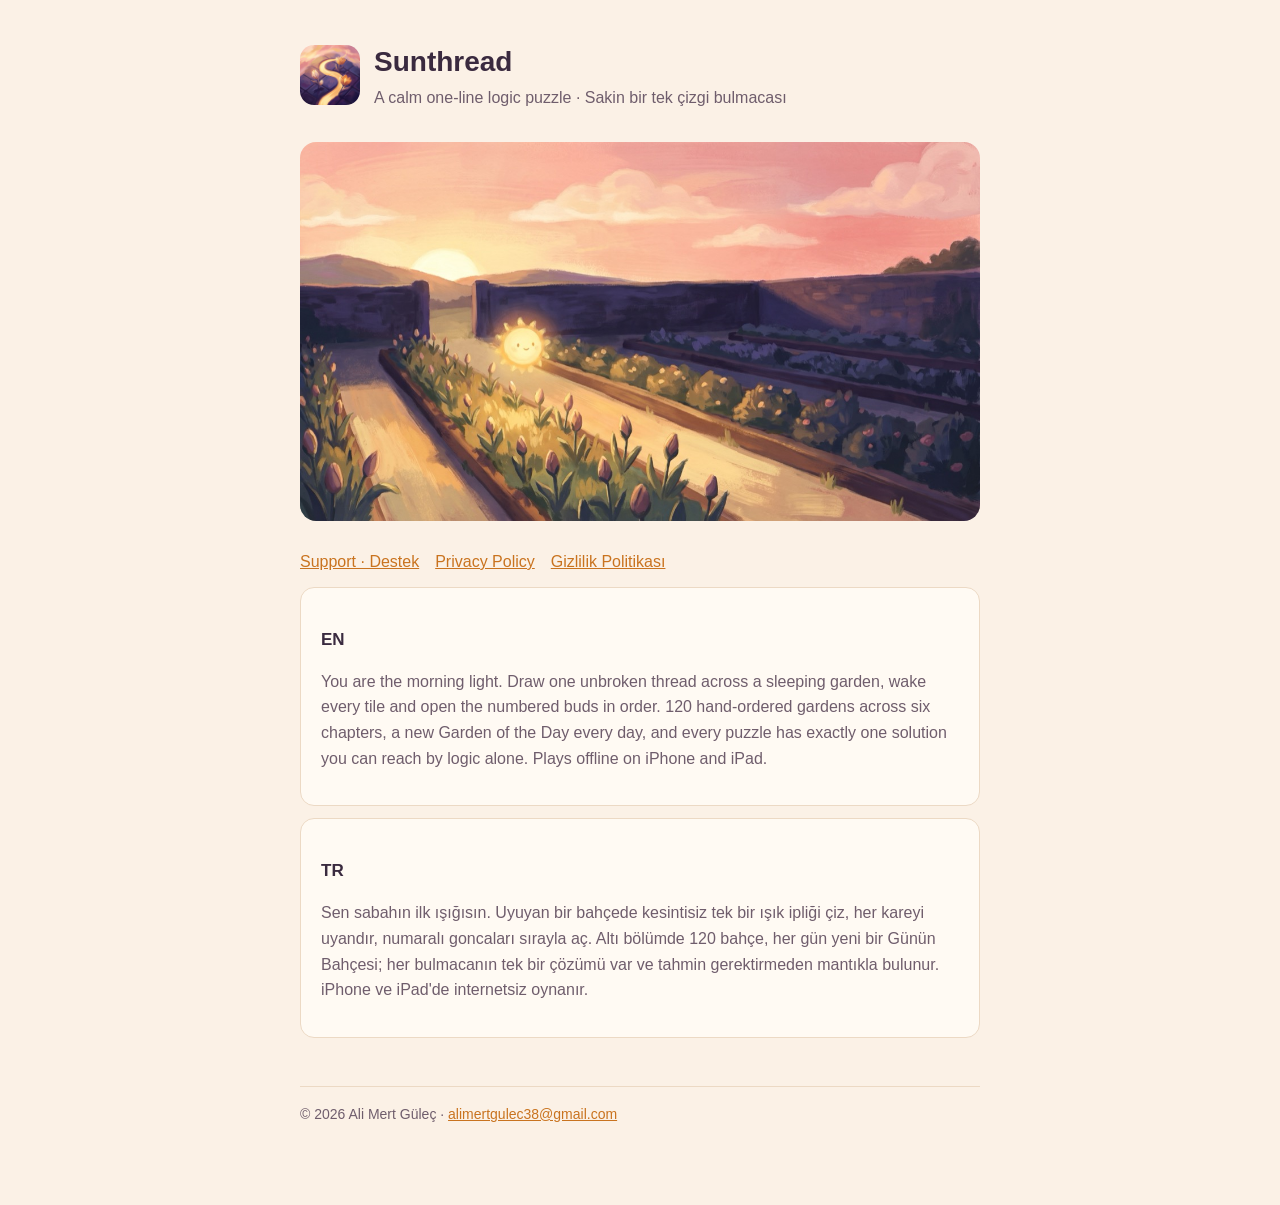
<file: index.html>
<!doctype html><html lang="en"><head><meta charset="utf-8"><meta name="viewport" content="width=device-width,initial-scale=1"><title>Sunthread — One Line Puzzle</title><link rel="stylesheet" href="style.css"><link rel="icon" href="icon.png"></head><body><div class="wrap">
<header><img src="icon.png" alt=""><div><h1>Sunthread</h1><p style="margin:0">A calm one-line logic puzzle · Sakin bir tek çizgi bulmacası</p></div></header>
<img class="hero" src="hero.jpg" alt="Sunthread">
<nav><a href="support.html">Support · Destek</a><a href="privacy.html">Privacy Policy</a><a href="privacy-tr.html">Gizlilik Politikası</a></nav>
<div class="card"><h3>EN</h3><p>You are the morning light. Draw one unbroken thread across a sleeping garden, wake every tile and open the numbered buds in order. 120 hand-ordered gardens across six chapters, a new Garden of the Day every day, and every puzzle has exactly one solution you can reach by logic alone. Plays offline on iPhone and iPad.</p></div>
<div class="card"><h3>TR</h3><p>Sen sabahın ilk ışığısın. Uyuyan bir bahçede kesintisiz tek bir ışık ipliği çiz, her kareyi uyandır, numaralı goncaları sırayla aç. Altı bölümde 120 bahçe, her gün yeni bir Günün Bahçesi; her bulmacanın tek bir çözümü var ve tahmin gerektirmeden mantıkla bulunur. iPhone ve iPad'de internetsiz oynanır.</p></div>
<footer>© 2026 Ali Mert Güleç · <a href="mailto:alimertgulec38@gmail.com">alimertgulec38@gmail.com</a></footer>
</div></body></html>
</file>
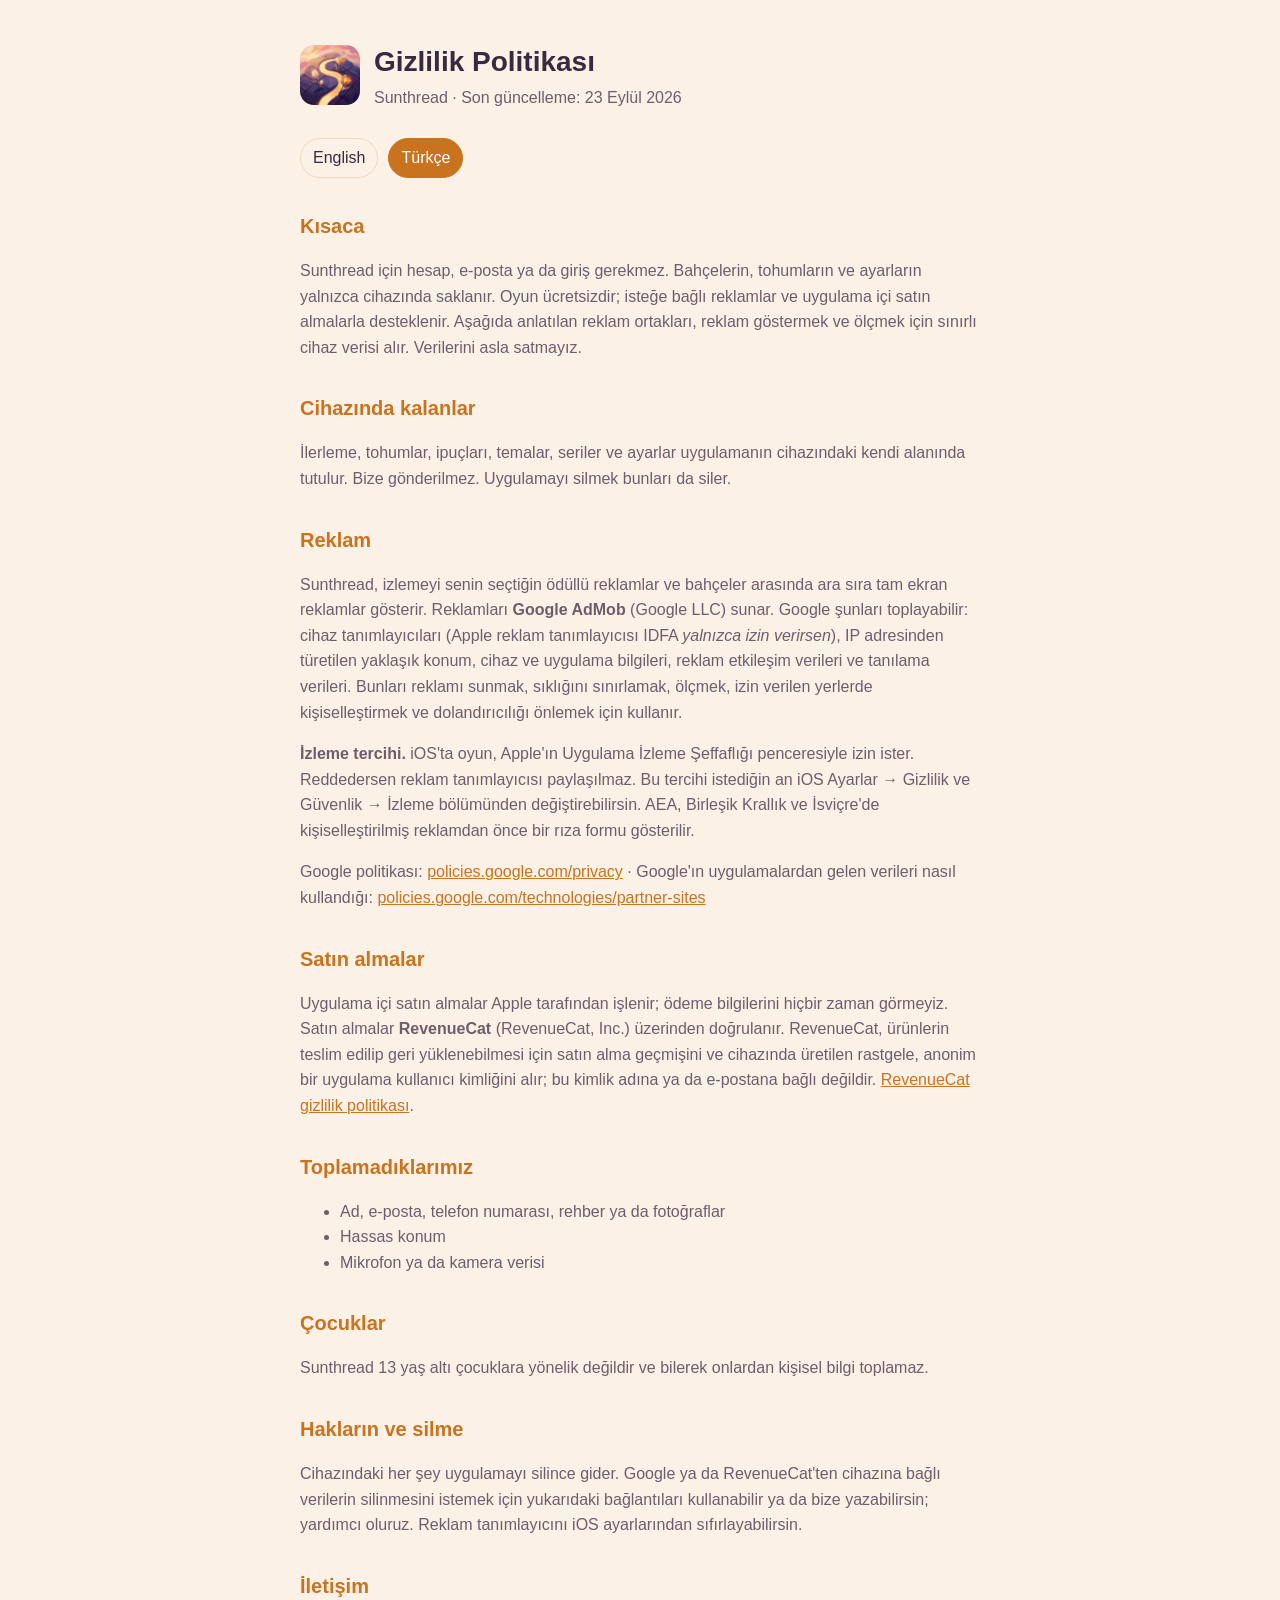
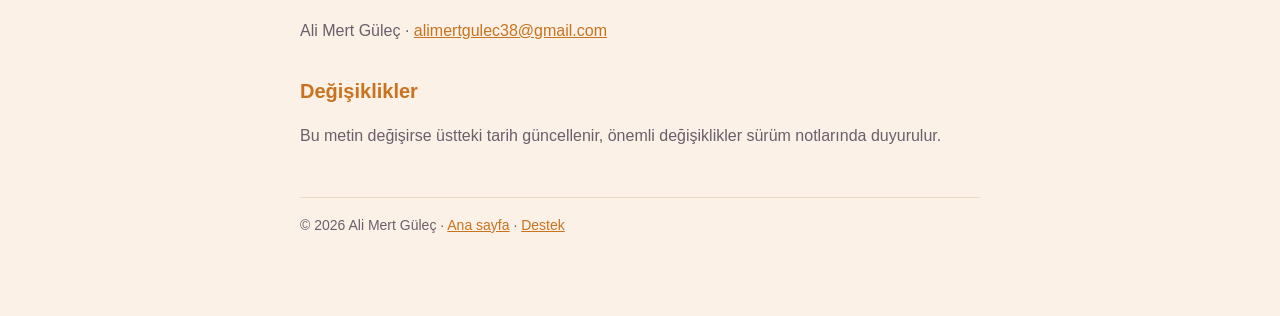
<file: privacy-tr.html>
<!doctype html><html lang="tr"><head><meta charset="utf-8"><meta name="viewport" content="width=device-width,initial-scale=1"><title>Sunthread — Gizlilik Politikası</title><link rel="stylesheet" href="style.css"><link rel="icon" href="icon.png"></head><body><div class="wrap">
<header><img src="icon.png" alt=""><div><h1>Gizlilik Politikası</h1><p style="margin:0">Sunthread · Son güncelleme: 23 Eylül 2026</p></div></header>
<div class="lang"><a href="privacy.html">English</a><a class="on" href="privacy-tr.html">Türkçe</a></div>
<h2>Kısaca</h2>
<p>Sunthread için hesap, e-posta ya da giriş gerekmez. Bahçelerin, tohumların ve ayarların yalnızca cihazında saklanır. Oyun ücretsizdir; isteğe bağlı reklamlar ve uygulama içi satın almalarla desteklenir. Aşağıda anlatılan reklam ortakları, reklam göstermek ve ölçmek için sınırlı cihaz verisi alır. Verilerini asla satmayız.</p>
<h2>Cihazında kalanlar</h2>
<p>İlerleme, tohumlar, ipuçları, temalar, seriler ve ayarlar uygulamanın cihazındaki kendi alanında tutulur. Bize gönderilmez. Uygulamayı silmek bunları da siler.</p>
<h2>Reklam</h2>
<p>Sunthread, izlemeyi senin seçtiğin ödüllü reklamlar ve bahçeler arasında ara sıra tam ekran reklamlar gösterir. Reklamları <strong>Google AdMob</strong> (Google LLC) sunar. Google şunları toplayabilir: cihaz tanımlayıcıları (Apple reklam tanımlayıcısı IDFA <em>yalnızca izin verirsen</em>), IP adresinden türetilen yaklaşık konum, cihaz ve uygulama bilgileri, reklam etkileşim verileri ve tanılama verileri. Bunları reklamı sunmak, sıklığını sınırlamak, ölçmek, izin verilen yerlerde kişiselleştirmek ve dolandırıcılığı önlemek için kullanır.</p>
<p><strong>İzleme tercihi.</strong> iOS'ta oyun, Apple'ın Uygulama İzleme Şeffaflığı penceresiyle izin ister. Reddedersen reklam tanımlayıcısı paylaşılmaz. Bu tercihi istediğin an iOS Ayarlar → Gizlilik ve Güvenlik → İzleme bölümünden değiştirebilirsin. AEA, Birleşik Krallık ve İsviçre'de kişiselleştirilmiş reklamdan önce bir rıza formu gösterilir.</p>
<p>Google politikası: <a href="https://policies.google.com/privacy">policies.google.com/privacy</a> · Google'ın uygulamalardan gelen verileri nasıl kullandığı: <a href="https://policies.google.com/technologies/partner-sites">policies.google.com/technologies/partner-sites</a></p>
<h2>Satın almalar</h2>
<p>Uygulama içi satın almalar Apple tarafından işlenir; ödeme bilgilerini hiçbir zaman görmeyiz. Satın almalar <strong>RevenueCat</strong> (RevenueCat, Inc.) üzerinden doğrulanır. RevenueCat, ürünlerin teslim edilip geri yüklenebilmesi için satın alma geçmişini ve cihazında üretilen rastgele, anonim bir uygulama kullanıcı kimliğini alır; bu kimlik adına ya da e-postana bağlı değildir. <a href="https://www.revenuecat.com/privacy">RevenueCat gizlilik politikası</a>.</p>
<h2>Toplamadıklarımız</h2>
<ul><li>Ad, e-posta, telefon numarası, rehber ya da fotoğraflar</li><li>Hassas konum</li><li>Mikrofon ya da kamera verisi</li></ul>
<h2>Çocuklar</h2>
<p>Sunthread 13 yaş altı çocuklara yönelik değildir ve bilerek onlardan kişisel bilgi toplamaz.</p>
<h2>Hakların ve silme</h2>
<p>Cihazındaki her şey uygulamayı silince gider. Google ya da RevenueCat'ten cihazına bağlı verilerin silinmesini istemek için yukarıdaki bağlantıları kullanabilir ya da bize yazabilirsin; yardımcı oluruz. Reklam tanımlayıcını iOS ayarlarından sıfırlayabilirsin.</p>
<h2>İletişim</h2>
<p>Ali Mert Güleç · <a href="mailto:alimertgulec38@gmail.com">alimertgulec38@gmail.com</a></p>
<h2>Değişiklikler</h2>
<p>Bu metin değişirse üstteki tarih güncellenir, önemli değişiklikler sürüm notlarında duyurulur.</p>
<footer>© 2026 Ali Mert Güleç · <a href="index.html">Ana sayfa</a> · <a href="support.html">Destek</a></footer>
</div></body></html>
</file>
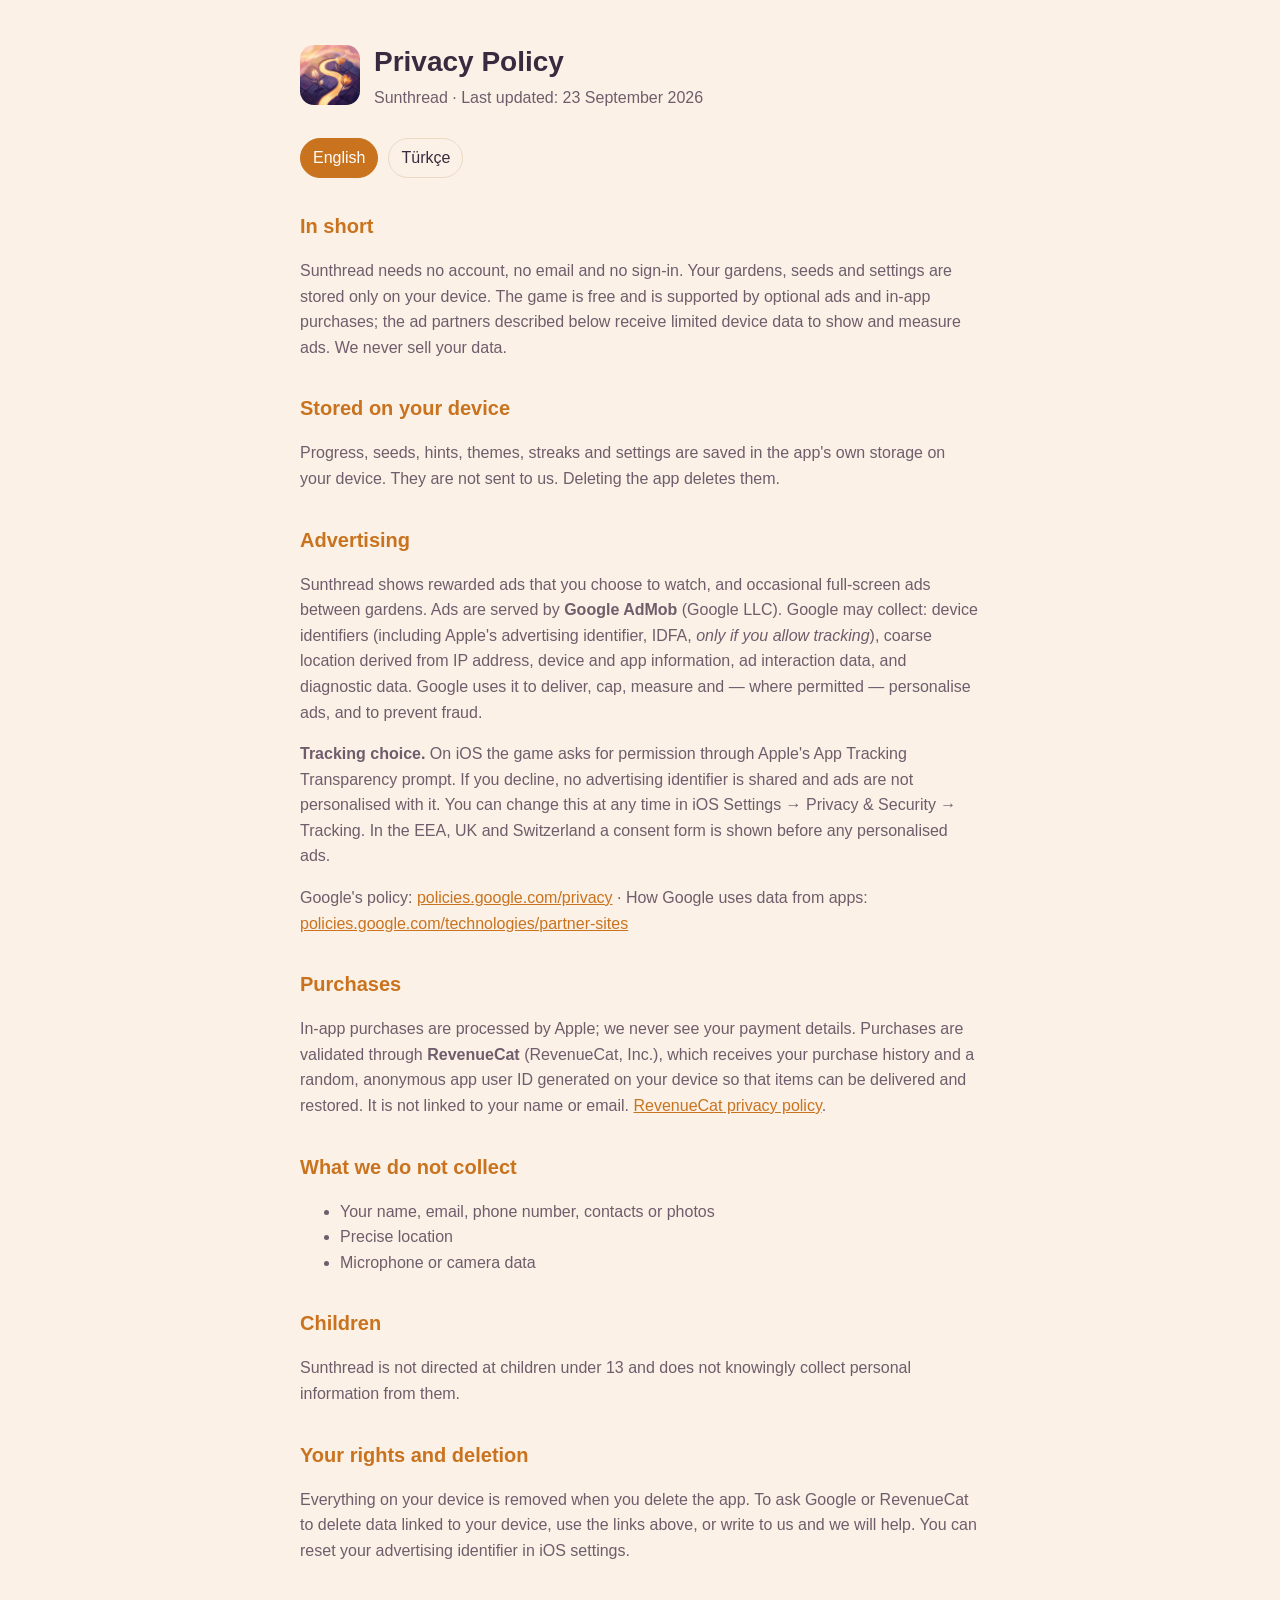
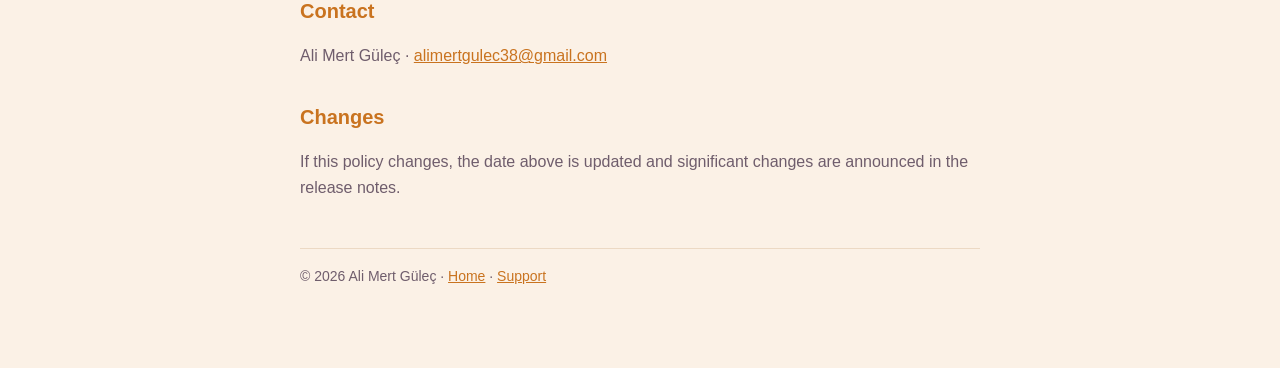
<file: privacy.html>
<!doctype html><html lang="en"><head><meta charset="utf-8"><meta name="viewport" content="width=device-width,initial-scale=1"><title>Sunthread — Privacy Policy</title><link rel="stylesheet" href="style.css"><link rel="icon" href="icon.png"></head><body><div class="wrap">
<header><img src="icon.png" alt=""><div><h1>Privacy Policy</h1><p style="margin:0">Sunthread · Last updated: 23 September 2026</p></div></header>
<div class="lang"><a class="on" href="privacy.html">English</a><a href="privacy-tr.html">Türkçe</a></div>
<h2>In short</h2>
<p>Sunthread needs no account, no email and no sign-in. Your gardens, seeds and settings are stored only on your device. The game is free and is supported by optional ads and in-app purchases; the ad partners described below receive limited device data to show and measure ads. We never sell your data.</p>
<h2>Stored on your device</h2>
<p>Progress, seeds, hints, themes, streaks and settings are saved in the app's own storage on your device. They are not sent to us. Deleting the app deletes them.</p>
<h2>Advertising</h2>
<p>Sunthread shows rewarded ads that you choose to watch, and occasional full-screen ads between gardens. Ads are served by <strong>Google AdMob</strong> (Google LLC). Google may collect: device identifiers (including Apple's advertising identifier, IDFA, <em>only if you allow tracking</em>), coarse location derived from IP address, device and app information, ad interaction data, and diagnostic data. Google uses it to deliver, cap, measure and — where permitted — personalise ads, and to prevent fraud.</p>
<p><strong>Tracking choice.</strong> On iOS the game asks for permission through Apple's App Tracking Transparency prompt. If you decline, no advertising identifier is shared and ads are not personalised with it. You can change this at any time in iOS Settings → Privacy &amp; Security → Tracking. In the EEA, UK and Switzerland a consent form is shown before any personalised ads.</p>
<p>Google's policy: <a href="https://policies.google.com/privacy">policies.google.com/privacy</a> · How Google uses data from apps: <a href="https://policies.google.com/technologies/partner-sites">policies.google.com/technologies/partner-sites</a></p>
<h2>Purchases</h2>
<p>In-app purchases are processed by Apple; we never see your payment details. Purchases are validated through <strong>RevenueCat</strong> (RevenueCat, Inc.), which receives your purchase history and a random, anonymous app user ID generated on your device so that items can be delivered and restored. It is not linked to your name or email. <a href="https://www.revenuecat.com/privacy">RevenueCat privacy policy</a>.</p>
<h2>What we do not collect</h2>
<ul><li>Your name, email, phone number, contacts or photos</li><li>Precise location</li><li>Microphone or camera data</li></ul>
<h2>Children</h2>
<p>Sunthread is not directed at children under 13 and does not knowingly collect personal information from them.</p>
<h2>Your rights and deletion</h2>
<p>Everything on your device is removed when you delete the app. To ask Google or RevenueCat to delete data linked to your device, use the links above, or write to us and we will help. You can reset your advertising identifier in iOS settings.</p>
<h2>Contact</h2>
<p>Ali Mert Güleç · <a href="mailto:alimertgulec38@gmail.com">alimertgulec38@gmail.com</a></p>
<h2>Changes</h2>
<p>If this policy changes, the date above is updated and significant changes are announced in the release notes.</p>
<footer>© 2026 Ali Mert Güleç · <a href="index.html">Home</a> · <a href="support.html">Support</a></footer>
</div></body></html>
</file>
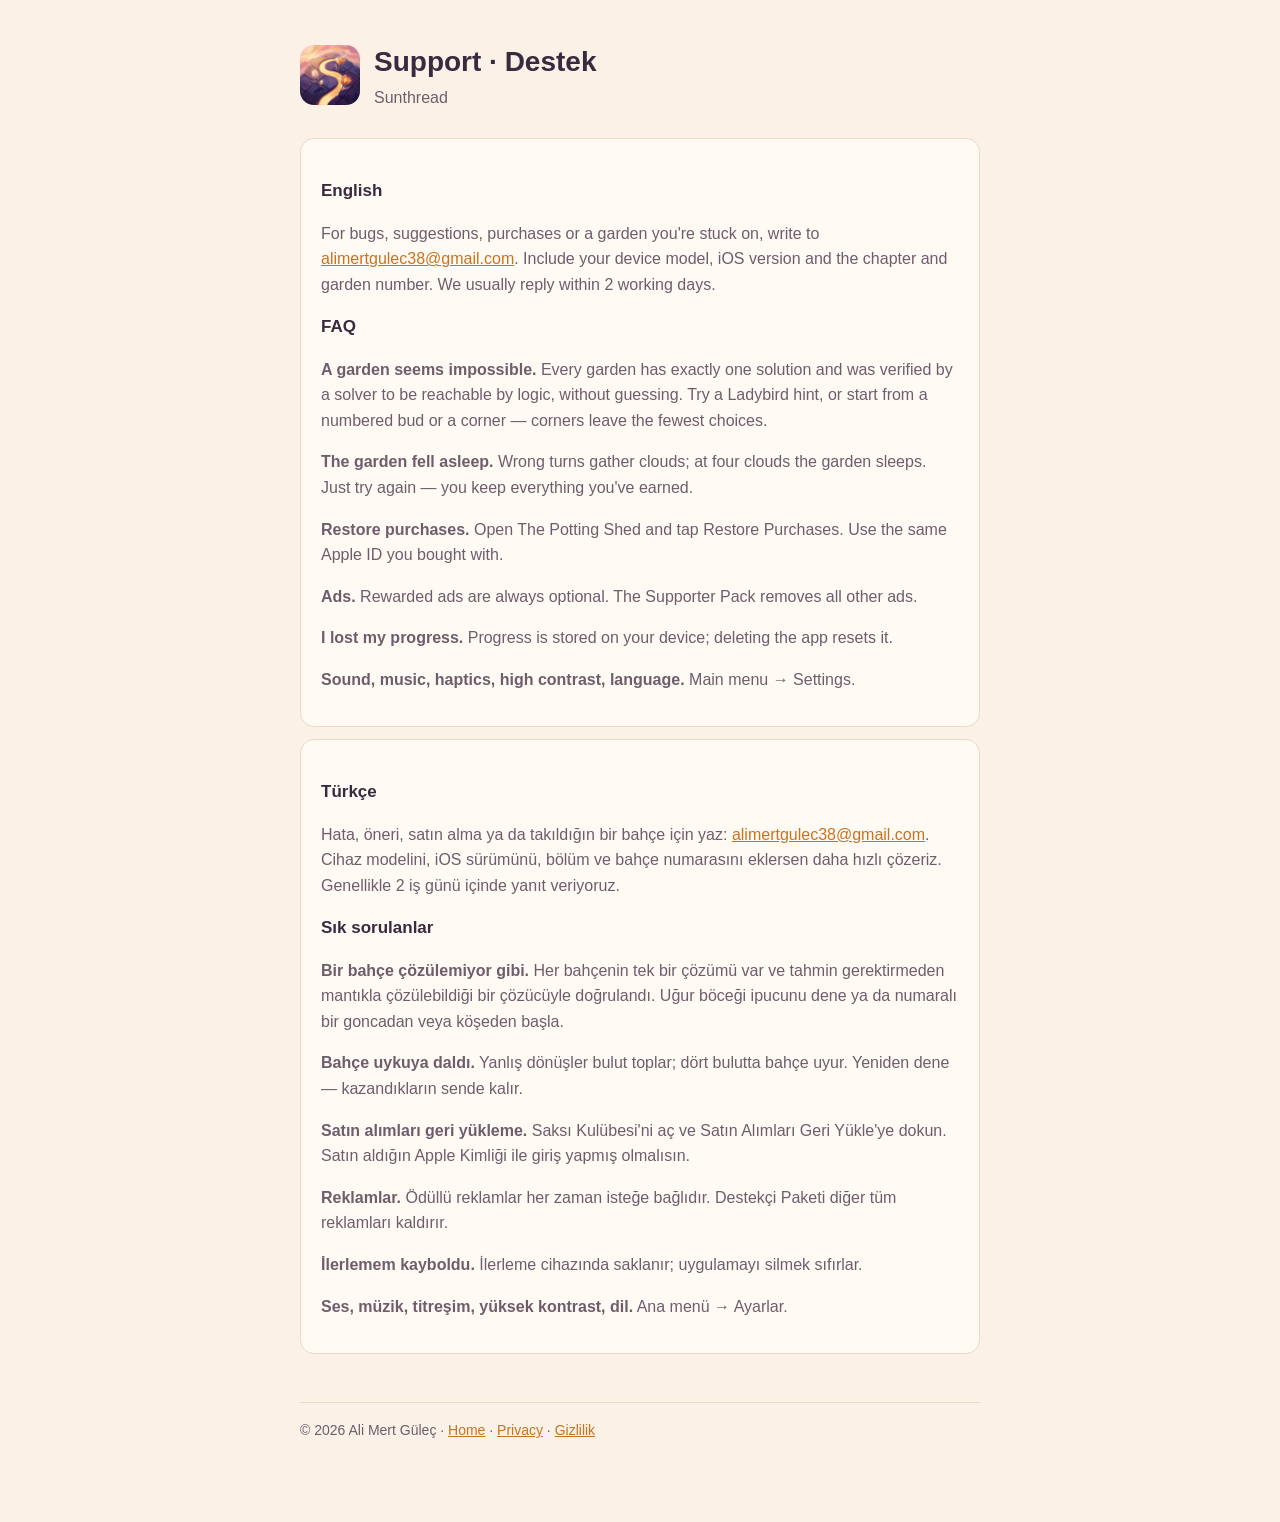
<file: support.html>
<!doctype html><html lang="en"><head><meta charset="utf-8"><meta name="viewport" content="width=device-width,initial-scale=1"><title>Sunthread — Support</title><link rel="stylesheet" href="style.css"><link rel="icon" href="icon.png"></head><body><div class="wrap">
<header><img src="icon.png" alt=""><div><h1>Support · Destek</h1><p style="margin:0">Sunthread</p></div></header>
<div class="card"><h3>English</h3><p>For bugs, suggestions, purchases or a garden you're stuck on, write to <a href="mailto:alimertgulec38@gmail.com?subject=Sunthread%20support">alimertgulec38@gmail.com</a>. Include your device model, iOS version and the chapter and garden number. We usually reply within 2 working days.</p>
<h3 style="margin-top:14px">FAQ</h3>
<p><strong>A garden seems impossible.</strong> Every garden has exactly one solution and was verified by a solver to be reachable by logic, without guessing. Try a Ladybird hint, or start from a numbered bud or a corner — corners leave the fewest choices.</p>
<p><strong>The garden fell asleep.</strong> Wrong turns gather clouds; at four clouds the garden sleeps. Just try again — you keep everything you've earned.</p>
<p><strong>Restore purchases.</strong> Open The Potting Shed and tap Restore Purchases. Use the same Apple ID you bought with.</p>
<p><strong>Ads.</strong> Rewarded ads are always optional. The Supporter Pack removes all other ads.</p>
<p><strong>I lost my progress.</strong> Progress is stored on your device; deleting the app resets it.</p>
<p><strong>Sound, music, haptics, high contrast, language.</strong> Main menu → Settings.</p></div>
<div class="card"><h3>Türkçe</h3><p>Hata, öneri, satın alma ya da takıldığın bir bahçe için yaz: <a href="mailto:alimertgulec38@gmail.com?subject=Sunthread%20destek">alimertgulec38@gmail.com</a>. Cihaz modelini, iOS sürümünü, bölüm ve bahçe numarasını eklersen daha hızlı çözeriz. Genellikle 2 iş günü içinde yanıt veriyoruz.</p>
<h3 style="margin-top:14px">Sık sorulanlar</h3>
<p><strong>Bir bahçe çözülemiyor gibi.</strong> Her bahçenin tek bir çözümü var ve tahmin gerektirmeden mantıkla çözülebildiği bir çözücüyle doğrulandı. Uğur böceği ipucunu dene ya da numaralı bir goncadan veya köşeden başla.</p>
<p><strong>Bahçe uykuya daldı.</strong> Yanlış dönüşler bulut toplar; dört bulutta bahçe uyur. Yeniden dene — kazandıkların sende kalır.</p>
<p><strong>Satın alımları geri yükleme.</strong> Saksı Kulübesi'ni aç ve Satın Alımları Geri Yükle'ye dokun. Satın aldığın Apple Kimliği ile giriş yapmış olmalısın.</p>
<p><strong>Reklamlar.</strong> Ödüllü reklamlar her zaman isteğe bağlıdır. Destekçi Paketi diğer tüm reklamları kaldırır.</p>
<p><strong>İlerlemem kayboldu.</strong> İlerleme cihazında saklanır; uygulamayı silmek sıfırlar.</p>
<p><strong>Ses, müzik, titreşim, yüksek kontrast, dil.</strong> Ana menü → Ayarlar.</p></div>
<footer>© 2026 Ali Mert Güleç · <a href="index.html">Home</a> · <a href="privacy.html">Privacy</a> · <a href="privacy-tr.html">Gizlilik</a></footer>
</div></body></html>
</file>
<file: style.css>
:root{--bg:#fbf1e6;--card:#fffaf3;--fg:#3a2a3f;--muted:#6f5d6c;--acc:#c9731f;--line:#ecd9c4}
@media (prefers-color-scheme:dark){:root{--bg:#1d1422;--card:#281d2e;--fg:#f6ead9;--muted:#cbb9c6;--acc:#f0a64a;--line:#3b2c42}}
*{box-sizing:border-box}body{margin:0;background:var(--bg);color:var(--fg);font:16px/1.6 -apple-system,BlinkMacSystemFont,"Segoe UI",Roboto,Helvetica,Arial,sans-serif}
.wrap{max-width:720px;margin:0 auto;padding:40px 20px 80px}
header{display:flex;align-items:center;gap:14px;margin-bottom:28px}header img{width:60px;height:60px;border-radius:14px}
h1{font-size:28px;margin:0}h2{font-size:20px;margin:32px 0 8px;color:var(--acc)}h3{font-size:17px;margin:20px 0 6px}
p,li{color:var(--muted)}a{color:var(--acc)}.hero{width:100%;border-radius:16px;margin:4px 0 20px}
nav a{margin-right:16px}.lang{display:flex;gap:10px;margin:8px 0 24px}.lang a{padding:6px 12px;border:1px solid var(--line);border-radius:999px;text-decoration:none;color:var(--fg)}.lang a.on{background:var(--acc);color:#fff;border-color:var(--acc)}
.card{background:var(--card);border:1px solid var(--line);border-radius:14px;padding:18px 20px;margin:12px 0}
footer{margin-top:48px;color:var(--muted);font-size:14px;border-top:1px solid var(--line);padding-top:16px}
</file>
